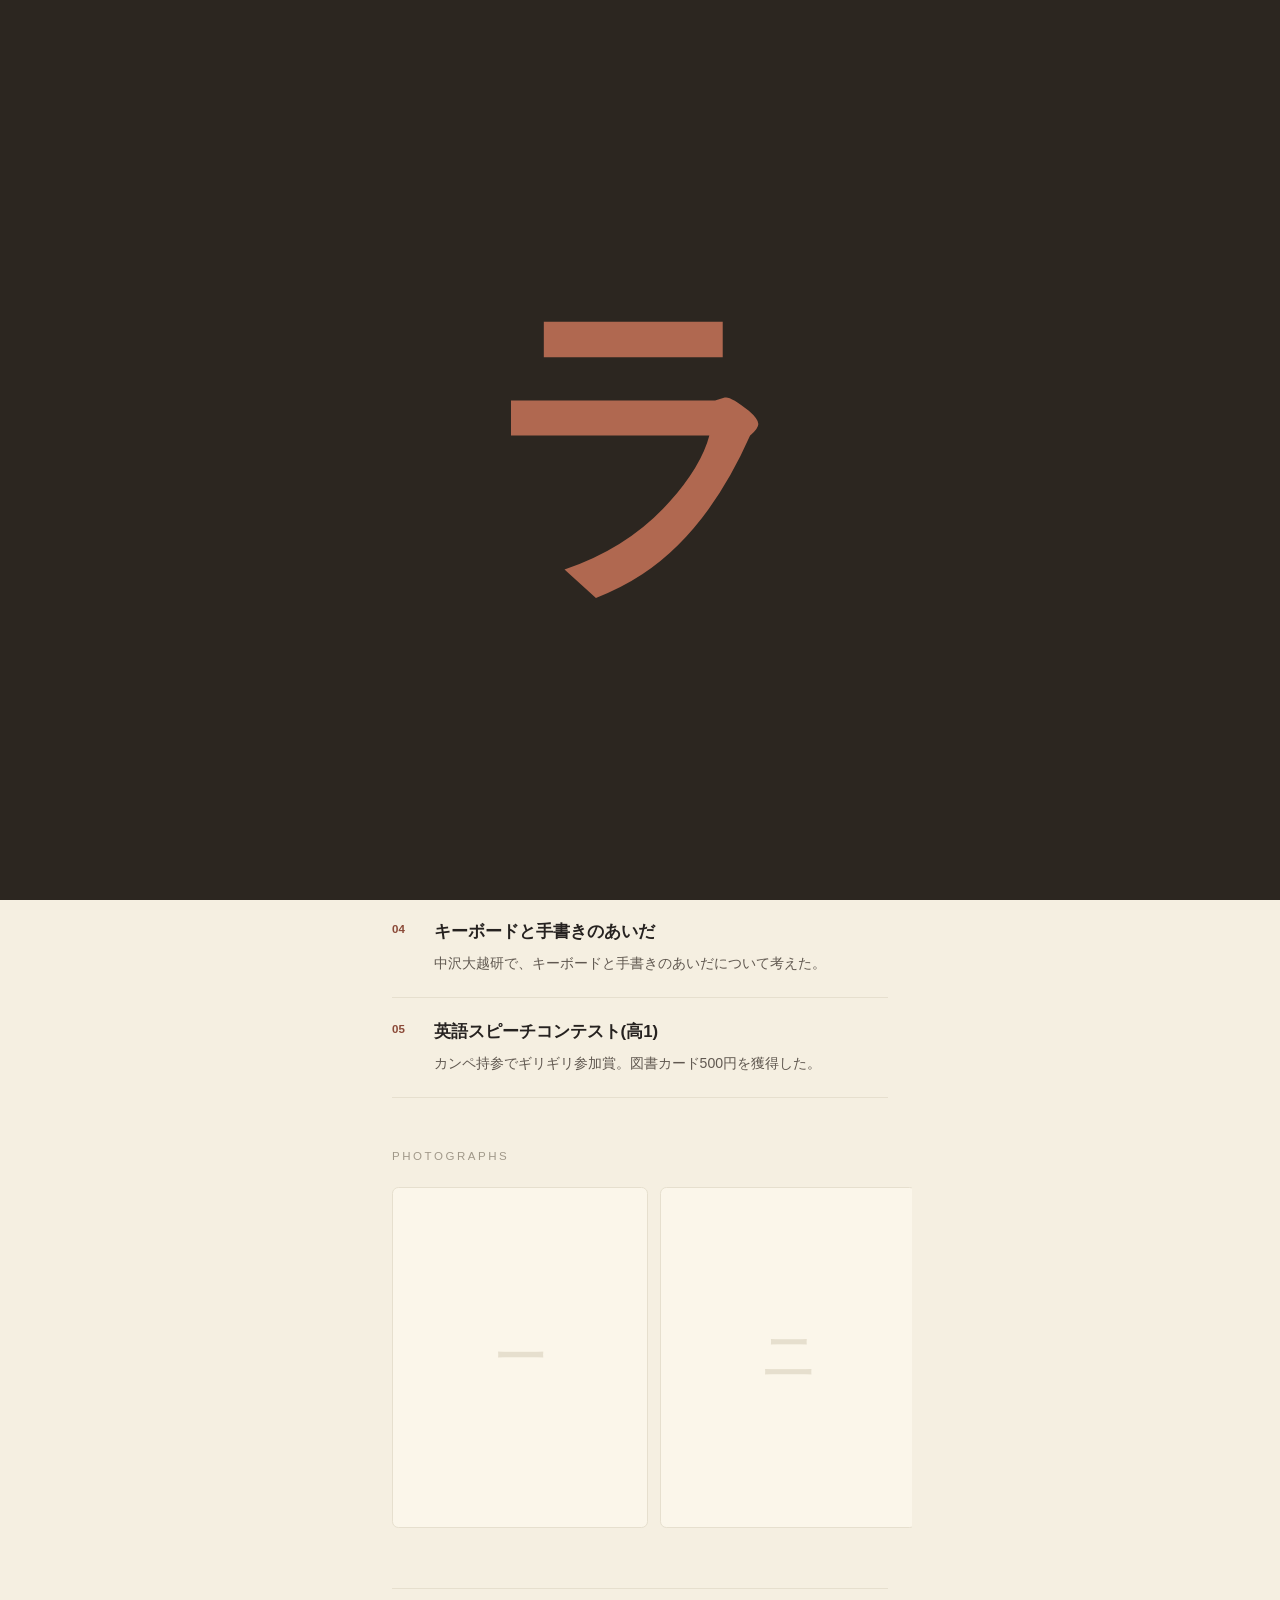
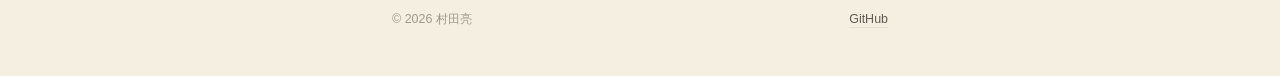
<file: index.html>
<!doctype html>
<html lang="ja">
<head>
<meta charset="utf-8">
<meta name="viewport" content="width=device-width, initial-scale=1">
<title>村田亮</title>
<meta name="description" content="ハラハラしたあと、ヌクヌクしようぜ。村田亮のポートフォリオ。">
<link rel="icon" href="data:image/svg+xml,%3Csvg xmlns='http://www.w3.org/2000/svg' viewBox='0 0 100 100'%3E%3Crect x='8' y='8' width='84' height='84' rx='14' fill='%238b4a38'/%3E%3C/svg%3E">
<style>
  /* ============ ヌクヌク側 (和紙・地のトーン) ============ */
  :root {
    --bg:         #f5efe1;   /* kozo — 楮和紙 */
    --bg-elev:    #fbf6ea;   /* gampi */
    --text:       #262220;   /* sumi */
    --text-soft:  #605850;   /* sumi-yo */
    --text-faint: #a09889;   /* usuzumi */
    --border:     #e6dfce;   /* asahaku */
    --accent:     #8b4a38;   /* bengara */
    --seal-ink:   #f5efe1;
    /* ハラハラ側 (闇のトーン) */
    --dark-bg:    #1a1612;
    --dark-text:  #e8dfd0;
    --dark-soft:  #9a948a;
    --dark-accent:#b06850;
    --font-gothic: "游ゴシック体", "YuGothic", "游ゴシック", "Yu Gothic Medium", "Yu Gothic",
                   "Hiragino Kaku Gothic ProN", "Noto Sans JP", sans-serif;
  }

  * { margin: 0; padding: 0; box-sizing: border-box; }
  [hidden] { display: none !important; }
  img { max-width: 100%; display: block; }

  body {
    background: var(--bg);
    color: var(--text);
    font-family: var(--font-gothic);
    font-weight: 500;
    min-height: 100dvh;
  }
  body.lock { overflow: hidden; }

  .eyebrow {
    font-size: 0.72rem;
    letter-spacing: 0.22em;
    color: var(--text-faint);
    text-transform: uppercase;
  }

  /* ============ カウントダウン (23:59 までの闇・ハラハラ) ============ */
  #countdown {
    position: fixed; inset: 0; z-index: 50;
    background: var(--dark-bg);
    color: var(--dark-text);
    display: grid; place-items: center;
    padding: 2rem 1.5rem;
  }
  #countdown .cd-inner {
    display: flex; flex-direction: column; align-items: center;
    gap: 1.6rem; text-align: center;
  }
  #countdown .eyebrow { color: var(--dark-soft); }
  .timer {
    font-size: clamp(4rem, 17vw, 9.5rem);
    font-weight: 700; line-height: 1; letter-spacing: 0.02em;
    font-variant-numeric: tabular-nums;
  }
  .timer .colon { color: var(--dark-accent); }
  @media (prefers-reduced-motion: no-preference) {
    .timer .colon { animation: blink 2s steps(2, jump-none) infinite; }
    @keyframes blink { 50% { opacity: 0.25; } }
  }
  .cd-meta { font-size: 0.95rem; color: var(--dark-soft); }
  .cd-name { font-size: 0.78rem; letter-spacing: 0.14em; color: var(--dark-soft); }

  /* ============ イントロ (写真フラッシュ → キャッチフレーズ) ============ */
  #intro {
    position: fixed; inset: 0; z-index: 60;
    background: var(--dark-bg);
    display: grid; place-items: center;
    overflow: hidden;
    transition: transform 0.6s cubic-bezier(0.7, 0, 0.3, 1), opacity 0.6s;
  }
  #intro.out { transform: translateY(-100%); opacity: 0.4; }
  .flash-item {
    position: absolute; inset: 0;
    display: none;
    place-items: center;
  }
  .flash-item.on { display: grid; }
  .flash-item span {
    font-size: clamp(8rem, 60vw, 20rem);
    font-weight: 700; line-height: 1;
  }
  .flash-item img {
    width: 100%; height: 100%; object-fit: cover;
  }
  .catch {
    position: relative; z-index: 2;
    display: none;
    flex-direction: column; gap: 0.4rem;
    padding: 0 1.5rem;
    color: var(--dark-text);
    font-weight: 700;
    line-height: 1.15;
    text-align: left;
  }
  .catch.show { display: flex; }
  .catch .l { font-size: clamp(1.15rem, 5.6vw, 2rem); }
  .catch .big {
    display: block;
    font-size: clamp(3rem, 15.5vw, 5.5rem);
    letter-spacing: -0.02em;
  }
  .catch .hh { color: var(--dark-accent); }
  .catch .nn { color: var(--dark-text); }
  .catch .l2 { align-self: flex-end; text-align: right; }
  @media (prefers-reduced-motion: no-preference) {
    .catch.show { animation: slam 0.18s cubic-bezier(0.1, 0.8, 0.2, 1) both; }
    @keyframes slam {
      from { transform: scale(1.25); opacity: 0; }
      to   { transform: scale(1); opacity: 1; }
    }
  }

  /* ============ サイト本体 (ヌクヌク) ============ */
  #site {
    max-width: 34rem;
    margin: 0 auto;
    padding: 4.5rem 1.5rem 3rem;
    display: flex; flex-direction: column; gap: 3.2rem;
  }
  #site .head { display: flex; flex-direction: column; gap: 1.1rem; }
  h1 {
    font-size: clamp(2.5rem, 11vw, 3.2rem);
    font-weight: 700; letter-spacing: 0.04em; line-height: 1.2;
  }
  h1 .sam { color: #ff0000; }
  .who { font-size: 0.85rem; color: var(--text-soft); line-height: 1.9; }
  .lede {
    font-size: 1.05rem; font-weight: 700; line-height: 2;
  }
  .lede small { display: block; font-size: 0.85rem; font-weight: 500; color: var(--text-soft); margin-top: 0.5rem; }

  section { display: flex; flex-direction: column; gap: 1.6rem; }
  .works { list-style: none; display: flex; flex-direction: column; }
  .works li {
    display: flex; gap: 1rem;
    padding: 1.3rem 0;
    border-top: 1px solid var(--border);
  }
  .works li:last-child { border-bottom: 1px solid var(--border); }
  .num {
    font-size: 0.72rem; font-weight: 700; color: var(--accent);
    font-variant-numeric: tabular-nums;
    padding-top: 0.25rem; min-width: 1.6rem;
  }
  .works h2 { font-size: 1.05rem; font-weight: 700; line-height: 1.5; }
  .works p { font-size: 0.88rem; color: var(--text-soft); line-height: 1.9; margin-top: 0.35rem; }
  .work-photo {
    margin-top: 0.9rem; border-radius: 0.4rem; overflow: hidden;
    aspect-ratio: 4 / 3; background: var(--bg-elev);
    border: 1px solid var(--border);
    display: grid; place-items: center;
  }
  .work-photo img { width: 100%; height: 100%; object-fit: cover; }
  .ph-glyph { font-size: 3rem; color: var(--border); font-weight: 700; }

  .strip {
    display: flex; gap: 0.75rem;
    overflow-x: auto;
    scroll-snap-type: x mandatory;
    margin: 0 -1.5rem; padding: 0 1.5rem 0.5rem;
    -webkit-overflow-scrolling: touch;
  }
  .strip .shot {
    flex: 0 0 auto;
    width: 16rem; aspect-ratio: 3 / 4;
    scroll-snap-align: center;
    border-radius: 0.4rem; overflow: hidden;
    background: var(--bg-elev); border: 1px solid var(--border);
    display: grid; place-items: center;
  }
  .strip img { width: 100%; height: 100%; object-fit: cover; }

  footer {
    display: flex; align-items: baseline; justify-content: space-between;
    gap: 1rem; font-size: 0.78rem; color: var(--text-faint);
    border-top: 1px solid var(--border); padding-top: 1.4rem;
  }
  footer a {
    color: var(--text-soft); text-decoration: none;
    border-bottom: 1px solid var(--border); padding-bottom: 0.1em;
  }
  footer a:focus-visible { outline: 2px solid var(--accent); outline-offset: 3px; }

  /* スクロール出現 */
  .rev { opacity: 0; transform: translateY(14px); transition: opacity 0.6s, transform 0.6s; }
  .rev.in { opacity: 1; transform: none; }
  @media (prefers-reduced-motion: reduce) {
    .rev { opacity: 1; transform: none; transition: none; }
  }
</style>
<noscript><style>#countdown, #intro { display: none !important; } #site { display: flex !important; }</style></noscript>
</head>
<body>

<!-- 23:59 JST までの闇 -->
<main id="countdown">
  <div class="cd-inner">
    <p class="eyebrow">Coming Soon</p>
    <p class="timer"><span id="t-h">--</span><span class="colon">:</span><span id="t-m">--</span><span class="colon">:</span><span id="t-s">--</span></p>
    <p class="cd-meta">2026.8.17 23:59 に公開</p>
    <p class="cd-name">村田亮</p>
  </div>
</main>

<!-- イントロ: 写真フラッシュ → キャッチフレーズ (タップでスキップ) -->
<div id="intro" hidden aria-hidden="true">
  <div class="flash" id="flash">
    <div class="flash-item on"><span style="color:#b06850">H</span></div>
    <div class="flash-item" style="background:#8b4a38"><span style="color:#f5efe1">村</span></div>
    <div class="flash-item" style="background:#f5efe1"><span style="color:#1a1612">ハ</span></div>
    <div class="flash-item"><span style="color:#e8dfd0">田</span></div>
    <div class="flash-item" style="background:#2c2620"><span style="color:#b06850">ラ</span></div>
    <div class="flash-item" style="background:#f5efe1"><span style="color:#8b4a38">ヌ</span></div>
    <div class="flash-item"><span style="color:#9a948a">湘</span></div>
    <div class="flash-item" style="background:#8b4a38"><span style="color:#1a1612">ク</span></div>
  </div>
  <div class="catch" id="catch">
    <p class="l"><span class="big hh">HARAHARA</span>したあと、</p>
    <p class="l l2"><span class="big nn">NUKUNUKU</span>しようぜ</p>
  </div>
</div>

<!-- 本体: ヌクヌク -->
<main id="site" hidden>
  <div class="head rev">
    <p class="eyebrow">Content Designer</p>
    <h1>村田亮 <span class="sam">SAM</span></h1>
    <p class="who">慶應義塾大学 SFC 在学。</p>
  </div>

  <p class="lede rev">ハラハラしたあと、ヌクヌクしようぜ。<small>作ったもの・やってきたことを、ここに置いていく。</small></p>

  <section class="rev">
    <p class="eyebrow">Doings</p>
    <ol class="works">
      <li class="rev">
        <span class="num">01</span>
        <div>
          <h2>暗闇研究会</h2>
          <p>いま自分で立ち上げた研究会。</p>
        </div>
      </li>
      <li class="rev">
        <span class="num">02</span>
        <div>
          <h2>学生寮 ハウスリーダー</h2>
        </div>
      </li>
      <li class="rev">
        <span class="num">03</span>
        <div>
          <h2>振動するデバイス</h2>
          <p>電子工作で、振動するデバイスを作った。</p>
          <div class="work-photo" id="photo-device"></div>
        </div>
      </li>
      <li class="rev">
        <span class="num">04</span>
        <div>
          <h2>キーボードと手書きのあいだ</h2>
          <p>中沢大越研で、キーボードと手書きのあいだについて考えた。</p>
        </div>
      </li>
      <li class="rev">
        <span class="num">05</span>
        <div>
          <h2>英語スピーチコンテスト(高1)</h2>
          <p>カンペ持参でギリギリ参加賞。図書カード500円を獲得した。</p>
        </div>
      </li>
    </ol>
  </section>

  <section class="rev">
    <p class="eyebrow">Photographs</p>
    <div class="strip" id="strip">
      <div class="shot"><span class="ph-glyph">一</span></div>
      <div class="shot"><span class="ph-glyph">二</span></div>
      <div class="shot"><span class="ph-glyph">三</span></div>
      <div class="shot"><span class="ph-glyph">四</span></div>
      <div class="shot"><span class="ph-glyph">五</span></div>
    </div>
  </section>

  <footer class="rev">
    <span>© 2026 村田亮</span>
    <a href="https://github.com/denkingon">GitHub</a>
  </footer>
</main>

<script src="assets/font-shuffle.js"></script>
<script>
(function () {
  // ==== 写真設定: ここに入れるだけで全部に反映される ====
  // 最初の12枚まではイントロのフラッシュに、全部がPHOTOGRAPHSのストリップに入る
  var PHOTOS = [];
  var DEVICE_PHOTO = ""; // 振動デバイスの写真 (例: "img/device.jpg")

  var target = new Date("2026-08-17T23:59:00+09:00").getTime();
  var cd = document.getElementById("countdown");
  var site = document.getElementById("site");
  var intro = document.getElementById("intro");
  var flash = document.getElementById("flash");
  var catchEl = document.getElementById("catch");
  var eh = document.getElementById("t-h");
  var em = document.getElementById("t-m");
  var es = document.getElementById("t-s");
  var reduced = window.matchMedia("(prefers-reduced-motion: reduce)").matches;
  var introTimers = [];
  var shuffleCtl = null;
  var opened = false;

  function pad(n) { return (n < 10 ? "0" : "") + n; }

  // 写真があればフラッシュを画像連写に差し替える(カウントダウン中に先読みされる)
  function buildFlash() {
    if (PHOTOS.length < 4) return;
    flash.innerHTML = "";
    PHOTOS.slice(0, 12).forEach(function (src, idx) {
      var d = document.createElement("div");
      d.className = "flash-item" + (idx === 0 ? " on" : "");
      var img = document.createElement("img");
      img.src = src;
      img.alt = "";
      d.appendChild(img);
      flash.appendChild(d);
    });
  }

  function buildStrip() {
    if (!PHOTOS.length) return;
    var strip = document.getElementById("strip");
    strip.innerHTML = "";
    PHOTOS.forEach(function (src) {
      var d = document.createElement("div");
      d.className = "shot";
      var img = document.createElement("img");
      img.src = src;
      img.alt = "";
      img.loading = "lazy";
      d.appendChild(img);
      strip.appendChild(d);
    });
  }

  function buildDevicePhoto() {
    if (!DEVICE_PHOTO) return;
    var dp = document.getElementById("photo-device");
    dp.innerHTML = "";
    var img = document.createElement("img");
    img.src = DEVICE_PHOTO;
    img.alt = "振動するデバイス";
    dp.appendChild(img);
  }

  buildFlash();
  buildStrip();
  buildDevicePhoto();

  function reveal() {
    var obs = new IntersectionObserver(function (entries) {
      entries.forEach(function (e) {
        if (e.isIntersecting) { e.target.classList.add("in"); obs.unobserve(e.target); }
      });
    }, { threshold: 0.12 });
    document.querySelectorAll(".rev").forEach(function (el) { obs.observe(el); });
  }

  function endIntro(fast) {
    introTimers.forEach(clearTimeout);
    if (shuffleCtl) shuffleCtl.stop();
    intro.classList.add("out");
    document.body.classList.remove("lock");
    setTimeout(function () { intro.hidden = true; }, fast ? 0 : 650);
  }

  function playIntro() {
    intro.hidden = false;
    document.body.classList.add("lock");
    intro.addEventListener("click", function () { endIntro(true); }, { once: true });
    if (reduced) {
      catchEl.classList.add("show");
      flash.hidden = true;
      introTimers.push(setTimeout(function () { endIntro(); }, 1600));
      return;
    }
    var items = flash.children;
    var i = 0, steps = 0, MAX = 16;
    var iv = setInterval(function () {
      items[i].classList.remove("on");
      i = (i + 1) % items.length;
      items[i].classList.add("on");
      if (++steps >= MAX) {
        clearInterval(iv);
        flash.hidden = true;
        catchEl.classList.add("show");
        // HARAHARA / NUKUNUKU をそれぞれ独立に 0.1 秒ごとにフォントシャッフル
        shuffleCtl = FontShuffle.start(catchEl.querySelectorAll(".big"));
        introTimers.push(setTimeout(function () { endIntro(); }, 1700));
      }
    }, 95);
    introTimers.push(iv);
  }

  function open() {
    if (opened) return;
    opened = true;
    cd.hidden = true;
    site.hidden = false;
    reveal();
    playIntro();
  }

  function tick() {
    var diff = target - Date.now();
    if (diff <= 0) { clearInterval(iv); open(); return; }
    eh.textContent = pad(Math.floor(diff / 3600000));
    em.textContent = pad(Math.floor(diff % 3600000 / 60000));
    es.textContent = pad(Math.floor(diff % 60000 / 1000));
  }
  var iv = setInterval(tick, 250);
  tick();

  window.__open = open; // 動作検証用
})();
</script>

</body>
</html>
</file>
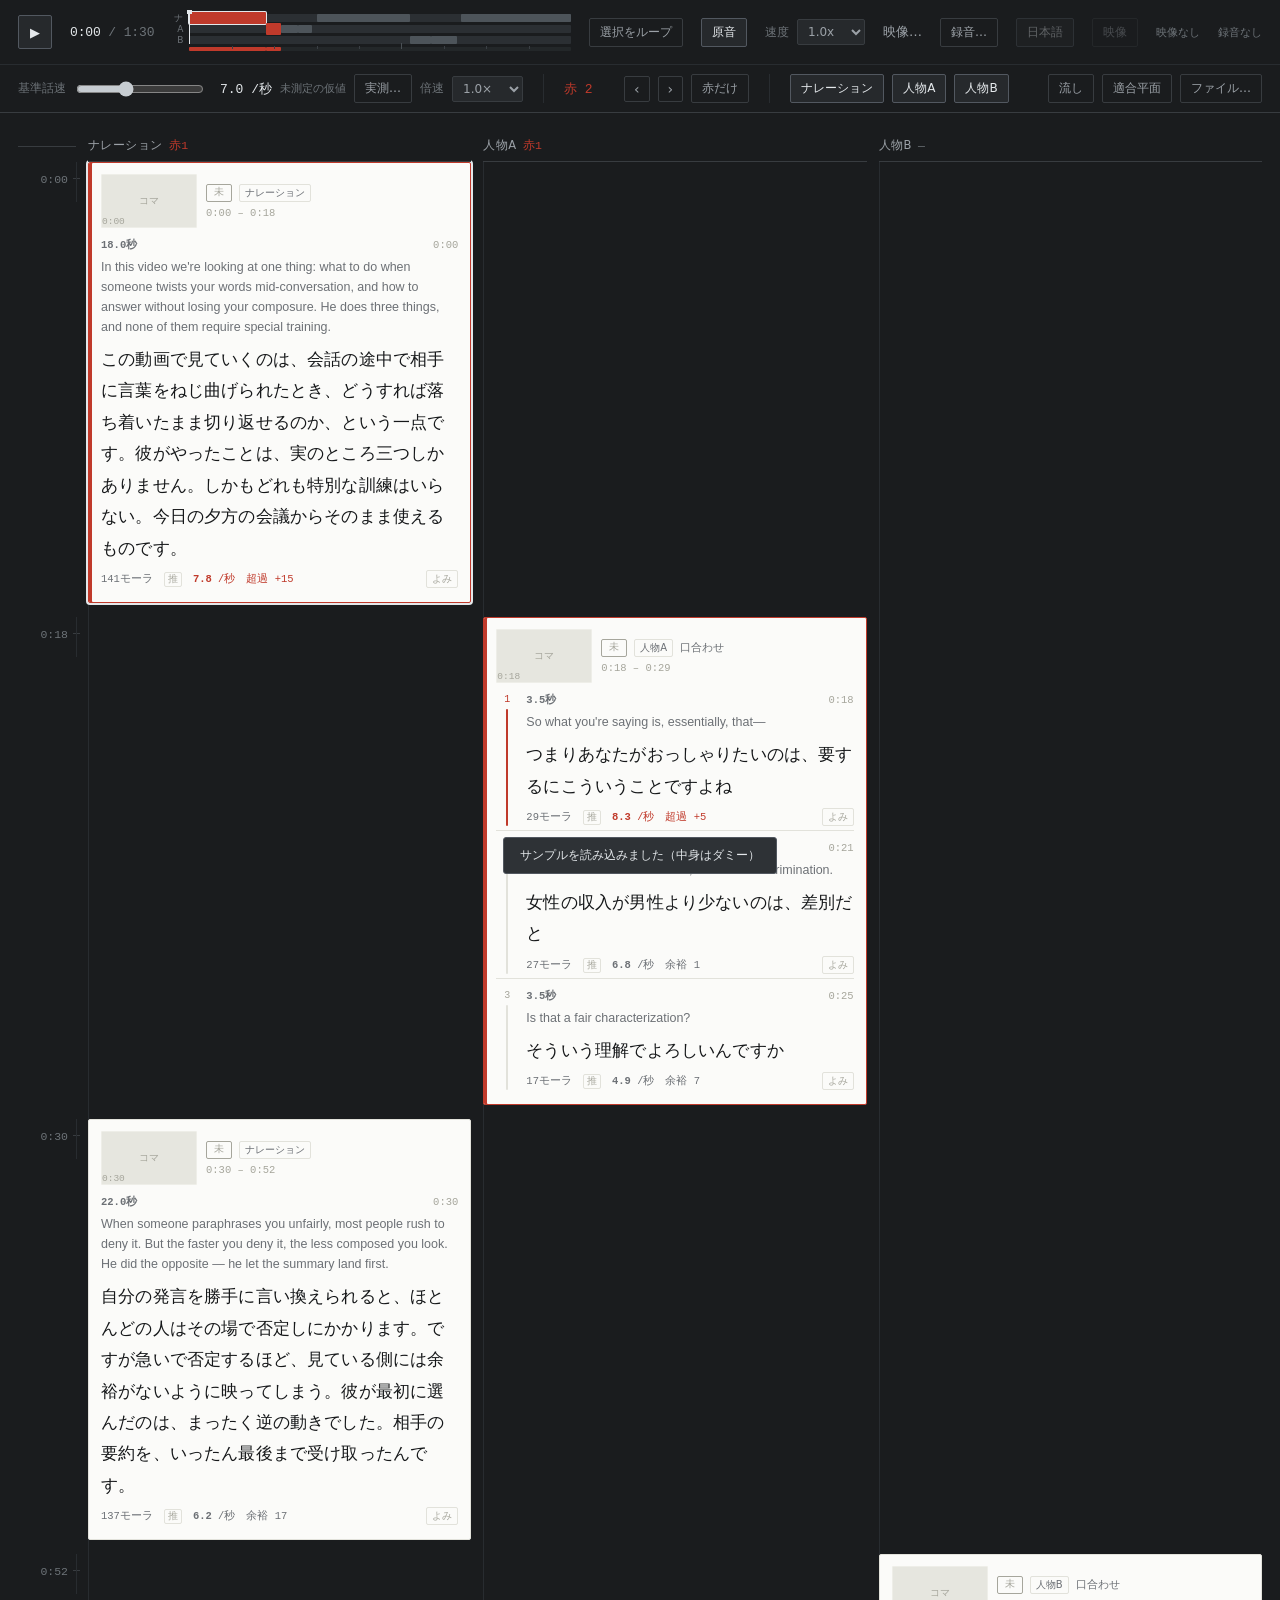
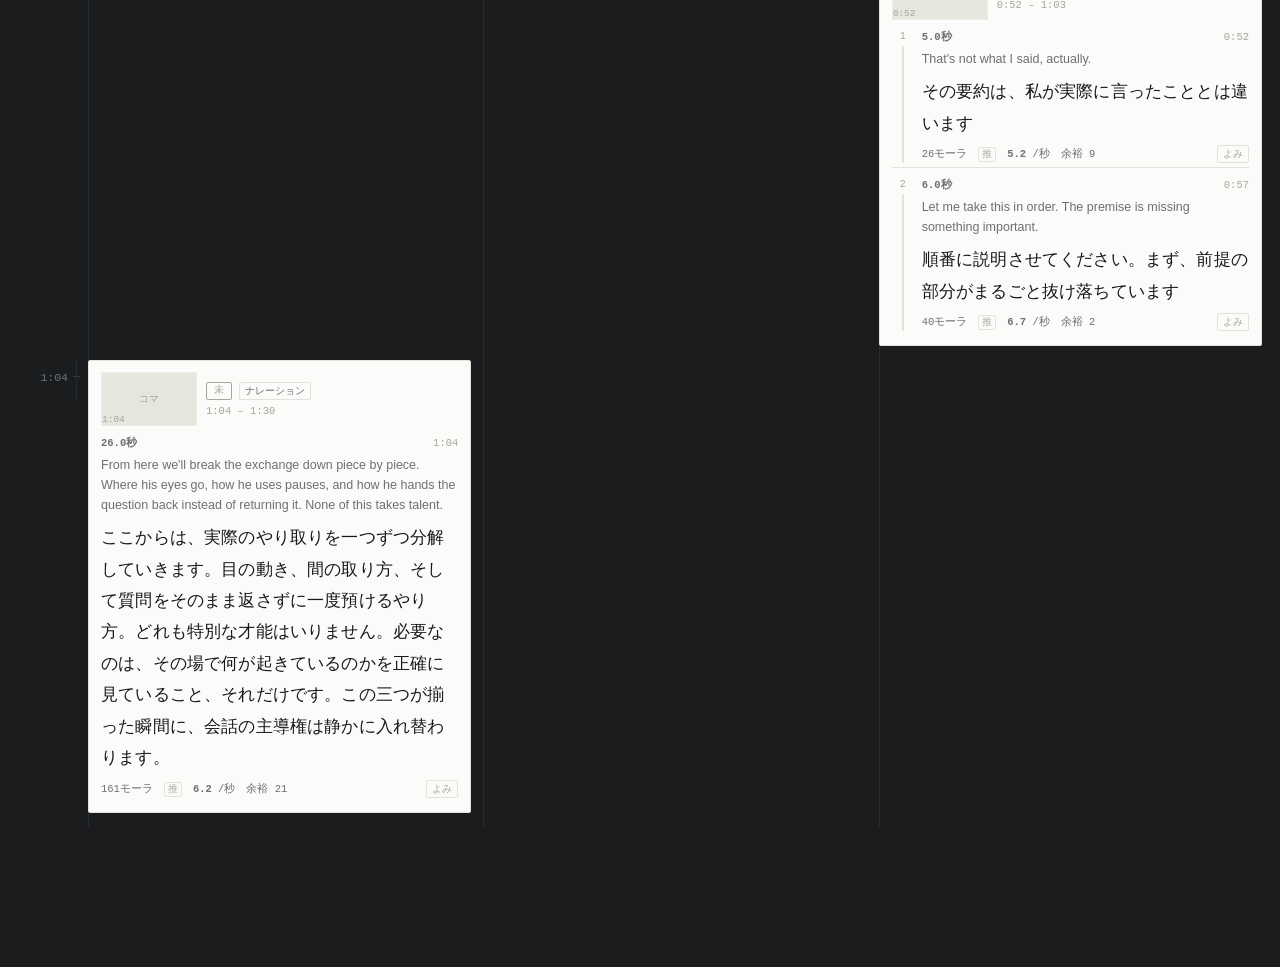
<file: dub/index.html>
<!doctype html>
<html lang="ja">
<head>
<meta charset="utf-8">
<meta name="viewport" content="width=device-width,initial-scale=1">
<title>ダブ用パレット</title>
<meta name="description" content="固定された秒数の枠に日本語が入るかどうかを、カードを開かずに見つけるための吹き替え作業画面。">
<meta name="robots" content="noindex">
<link rel="icon" href="data:image/svg+xml,%3Csvg xmlns='http://www.w3.org/2000/svg' viewBox='0 0 100 100'%3E%3Crect width='100' height='100' fill='%231a1c1e'/%3E%3Crect x='18' y='20' width='64' height='12' fill='%234d545a'/%3E%3Crect x='18' y='44' width='64' height='12' fill='%23c03a2b'/%3E%3Crect x='18' y='68' width='40' height='12' fill='%234d545a'/%3E%3C/svg%3E">
<link rel="stylesheet" href="style.css?v=202609210703">
<!-- 版の固定：index.html を読み直せば JS 全部が同じ版で揃う（GitHub Pages のキャッシュで新旧が混ざらないように）。
     stamp.mjs で ?v= を一括更新する -->
<script type="importmap">
{ "imports": {
  "./core.js":   "./core.js?v=202609210703",
  "./view.js":   "./view.js?v=202609210703",
  "./audio.js":  "./audio.js?v=202609210703",
  "./sample.js": "./sample.js?v=202609210703"
} }
</script>
<script>
/* 起動に失敗したら黙って白紙にせず、理由と「読み直す」を出す */
(function(){
  function esc(v){ return String(v).replace(/[<>&]/g, function(c){ return {"<":"&lt;",">":"&gt;","&":"&amp;"}[c] }) }
  function show(msg){
    var el = document.getElementById("boot-error");
    if (!el) {
      el = document.createElement("div"); el.id = "boot-error";
      el.style.cssText = "position:fixed;left:0;right:0;top:0;z-index:9999;background:#c03a2b;color:#fff;font:14px/1.5 -apple-system,'Hiragino Sans',sans-serif;padding:10px 16px;display:flex;gap:12px;align-items:center;flex-wrap:wrap";
      document.body.appendChild(el);
    }
    el.innerHTML = "<b>起動に失敗しました</b><span style='opacity:.9;word-break:break-all'>" + esc(msg) + "</span>" +
      "<button style='margin-left:auto;padding:4px 10px;font:inherit'>キャッシュを捨てて読み直す</button>";
    el.querySelector("button").onclick = function(){
      var files = ["index.html", "style.css", "app.js", "core.js", "view.js", "audio.js", "sample.js"];
      Promise.all(files.map(function(f){ return fetch(f, { cache: "reload" }).catch(function(){}) }))
        .then(function(){ location.href = location.pathname + "?r=" + Date.now() });
    };
  }
  window.__bootOK = false;
  window.addEventListener("error", function(e){
    if (window.__bootOK) return;
    var where = e.filename ? "  @" + e.filename.split("/").pop().split("?")[0] + ":" + e.lineno : "";
    show((e.message || (e.error && e.error.message) || "不明なエラー") + where);
  });
  window.addEventListener("unhandledrejection", function(e){ if (!window.__bootOK) show(e.reason && e.reason.message || e.reason || "不明なエラー") });
})();
</script>
</head>
<body>

<header class="top" id="top">
  <div class="bar">
    <button id="play" aria-label="再生">▶</button>
    <span class="clock"><span id="now">0:00</span> <i>/</i> <span id="dur">1:30</span></span>

    <div class="mini" id="mini" role="slider" tabindex="0" aria-label="タイムライン"
         aria-valuemin="0" aria-valuenow="0" aria-valuetext="0:00">
      <div class="mlabs" id="mlabs"></div>
      <div class="mtrack" id="mtrack">
        <canvas class="mwave" id="mwave" height="14" hidden></canvas>
        <div class="mrows" id="mrows"></div>
        <div class="msum" id="msum" title="赤の位置（レーンを畳んでも消えない）"></div>
        <div class="mticks" id="mticks"></div>
        <div id="mpins"></div>
        <div id="mhead" style="left:0"></div>
      </div>
    </div>

    <button class="tg" id="loop" aria-pressed="false" title="L">選択をループ</button>
    <button class="tg" id="orig" aria-pressed="true" title="O">原音</button>
    <div class="grp"><label for="spd">速度</label>
      <select id="spd">
        <option value="0.5">0.5x</option>
        <option value="0.75">0.75x</option>
        <option value="1" selected>1.0x</option>
        <option value="1.25">1.25x</option>
      </select></div>
    <label class="tg" for="mediafile" style="cursor:pointer" title="映像（mp4 など）">映像…</label>
    <input type="file" id="mediafile" accept="video/*,audio/*" hidden>
    <button class="tg" id="recbtn" title="本番の録音：テイクを置く・切り出す・伸縮する・ブロックに割り付ける（T）">録音…</button>
    <button class="tg" id="jaon" aria-pressed="true" title="J" disabled>日本語</button>
    <button class="tg" id="vidwin" aria-pressed="false" title="V" disabled>映像</button>
    <span class="hint" id="mediahint">映像なし</span>
    <span class="hint" id="wavhint">録音なし</span>
  </div>

  <div class="bar">
    <div class="grp">
      <label for="rate">基準話速</label>
      <input type="range" id="rate" min="4" max="12" step="0.1" value="7">
      <span class="val" id="rateval">7.0 /秒</span>
      <span class="hint" id="ratesrc">未測定の仮値</span>
      <button class="tg" id="measure">実測…</button>
      <label for="speedup" title="録音をあとで速めるなら、その倍率。判定話速と限界に掛かる">倍速</label>
      <select id="speedup">
        <option value="1">1.0×</option><option value="1.05">1.05×</option>
        <option value="1.1">1.1×</option><option value="1.15">1.15×</option>
        <option value="1.2">1.2×</option><option value="1.25">1.25×</option>
        <option value="1.3">1.3×</option>
      </select>
      <span class="val" id="rateeff" hidden></span>
    </div>
    <div class="sep"></div>
    <div class="grp">
      <span class="tally zero" id="tally">赤 0</span>
      <button class="tg icon" id="prevred" title="前の赤（[）" aria-label="前の赤">‹</button>
      <button class="tg icon" id="nextred" title="次の赤（]）" aria-label="次の赤">›</button>
      <button class="tg" id="onlyred" aria-pressed="false">赤だけ</button>
    </div>
    <div class="sep"></div>
    <div class="grp" id="lanes"></div>
    <div class="spacer"></div>
    <div class="grp">
      <button class="tg" id="viewmode" aria-pressed="false" title="列 ⇄ 流し">流し</button>
      <button class="tg" id="planebtn" aria-pressed="false">適合平面</button>
      <button class="tg" id="filebtn">ファイル…</button>
    </div>
  </div>
</header>

<main>
  <div class="sheet" id="sheet"></div>

  <section class="plane" id="plane" hidden>
    <h2>適合平面</h2>
    <p class="lead">
      横軸＝そのセルが持っている秒数、縦軸＝入れようとしているモーラ数。<br>
      実線が基準話速、破線が限界話速。<b>点が線より上なら赤。線までの縦の距離が、削るべきモーラ数。</b>
    </p>
    <div class="planebox"><div id="planesvg"></div>
      <div class="legend">
        <span><i></i>基準話速（実測の中央値）</span>
        <span><i class="dash"></i>限界話速</span>
        <span><i class="dot"></i>入る</span>
        <span><i class="dot red"></i>入らない</span>
        <span id="planestat" style="margin-left:auto"></span>
      </div>
    </div>
    <div class="worst">
      <table>
        <thead><tr><th>時刻</th><th>秒</th><th>モーラ</th><th>必要話速</th><th>削る</th><th>訳文</th></tr></thead>
        <tbody id="worstbody"></tbody>
      </table>
    </div>
  </section>
</main>

<!-- ===== 話速の実測（D3：設定値ではなく実測値の集まり） ===== -->
<dialog id="dlgRate">
  <div class="dhead"><h2>話速の実測</h2>
    <span class="hint">設定値にすると、一度入れて忘れて実態とずれる</span>
    <button class="tg x" data-close>閉じる</button></div>
  <div class="dbody">
    <div class="tabs" id="rateTabs">
      <button data-k="base" aria-selected="true">基準（売り込みに使うテンション）</button>
      <button data-k="limit" aria-selected="false">限界（これ以上は聞き苦しい）</button>
    </div>

    <div class="row"><span class="big"><span id="medval">—</span><small>/秒</small></span>
      <span class="hint" id="medsrc">まだ測っていない</span>
      <button class="tg" id="applyMed" style="margin-left:auto">これを基準にする</button></div>

    <h3>1. 原稿</h3>
    <p class="note">読む文章を貼る。モーラ数は推定で数える。確定させたいときは、かなで貼るか、下の欄に実数を入れる。</p>
    <textarea id="rateText" rows="4" placeholder="200モーラぶんの原稿を貼る"></textarea>
    <div class="row" style="margin-top:8px">
      <span class="hint">推定 <b id="rateMora" style="font-family:var(--mono);color:var(--bright)">0</b> モーラ</span>
      <label for="rateMoraFix" style="min-width:0">実数で上書き</label>
      <input type="number" id="rateMoraFix" min="0" step="1" style="width:84px" placeholder="任意">
    </div>

    <h3>2. 読んで測る</h3>
    <p class="note">押して読み始め、読み終わったらもう一度押す。3回。中央値をとる。</p>
    <div class="row">
      <button class="tg" id="stopwatch" style="min-width:120px">計測開始</button>
      <span class="big" id="swval">0.0<small>秒</small></span>
      <span class="hint">または実秒数を直接　</span>
      <input type="number" id="manualSec" min="0" step="0.1" style="width:84px" placeholder="秒">
      <button class="tg" id="addManual">記録</button>
    </div>

    <div class="row" style="margin-top:6px">
      <span class="hint">外で測った話速をそのまま入れる　</span>
      <input type="number" id="directRate" min="1" max="20" step="0.01" style="width:84px" placeholder="/秒">
      <input type="text" id="directNote" placeholder="メモ（本番話速・調音速度 など）" style="flex:1;min-width:140px">
      <button class="tg" id="addDirect">記録</button>
    </div>

    <h3>3. 記録</h3>
    <ul class="samples" id="sampleList"></ul>

    <h3>本番のテイクから足す</h3>
    <p class="note">入ったテイクの（モーラ数・実秒数）はそのままデータ点になる。選択中のセルの実秒数を入れて記録する。</p>
    <div class="row">
      <span class="hint" id="takeInfo">セルが選ばれていません</span>
      <input type="number" id="takeSec" min="0" step="0.1" style="width:84px" placeholder="実秒数">
      <button class="tg" id="addTake">記録</button>
    </div>
  </div>
</dialog>

<!-- ===== SRT / VTT 取り込み ===== -->
<dialog id="dlgImport">
  <div class="dhead"><h2>文字起こしを取り込む</h2><button class="tg x" data-close>閉じる</button></div>
  <div class="dbody">
    <p class="note">SRT / VTT を貼る。<b>無音閾値を動かすと、全ブロックの境界が一斉に切り直る。</b>
      1行ずつ直すのではなく、ここで束ね方を決める。</p>
    <div class="row">
      <label for="impLane">レーン</label><select id="impLane"></select>
      <label for="impKind" style="min-width:0">種別</label>
      <select id="impKind"><option value="LIP">口合わせ</option><option value="NARR">ナレーション</option></select>
      <label style="min-width:0"><input type="checkbox" id="impReplace"> そのレーンを置き換える</label>
    </div>
    <div class="row">
      <label for="impGap">無音閾値</label>
      <input type="range" id="impGap" min="0.1" max="3" step="0.1" value="0.7">
      <span class="val" id="impGapVal">0.7 秒</span>
      <span class="hint" id="impStat">—</span>
    </div>
    <textarea id="impText" rows="9" placeholder="1&#10;00:00:01,000 --> 00:00:03,500&#10;So what you're saying is…"></textarea>
  </div>
  <div class="dfoot"><span class="hint" id="impPreview"></span>
    <button class="tg x" id="impDo">取り込む</button></div>
</dialog>

<!-- ===== 読み辞書 ===== -->
<dialog id="dlgDict">
  <div class="dhead"><h2>読み辞書</h2><button class="tg x" data-close>閉じる</button></div>
  <div class="dbody">
    <p class="note">漢字のよみは辞書がないと確定しない。よく出る語をここに1度入れておけば、以降そのブロックは推定でなく確定になる。
      長い語から順に当てる。</p>
    <div class="row">
      <input type="text" id="dictWord" placeholder="語（例：村田亮）" style="flex:1">
      <input type="text" id="dictKana" placeholder="よみ（むらたりょう）" style="flex:1">
      <button class="tg" id="dictAdd">追加</button>
    </div>
    <ul class="dictlist" id="dictList"></ul>
  </div>
</dialog>

<!-- ===== ブロック編集 ===== -->
<dialog id="dlgBlock">
  <div class="dhead"><h2>ブロック</h2><button class="tg x" data-close>閉じる</button></div>
  <div class="dbody" id="blockBody"></div>
  <div class="dfoot">
    <button class="tg" id="blkDel" style="border-color:var(--alarm);color:var(--alarm)">このブロックを削除</button>
    <button class="tg x" data-close>閉じる</button>
  </div>
</dialog>

<!-- ===== ファイル / 設定 ===== -->
<dialog id="dlgFile">
  <div class="dhead"><h2>ファイルと設定</h2><button class="tg x" data-close>閉じる</button></div>
  <div class="dbody">
    <h3>プロジェクト</h3>
    <p class="note">正本は JSON 1枚。SRT は出力の一形態にすぎない。ブラウザにも自動保存しているが、
      消える場所なので、区切りごとに書き出しておくこと。</p>
    <div class="row">
      <button class="tg" id="fSave">JSON を書き出す</button>
      <button class="tg" id="fLoadBtn">JSON を読み込む…</button>
      <input type="file" id="fLoad" accept=".json,application/json" hidden>
      <button class="tg" id="fImport">SRT / VTT を取り込む…</button>
      <button class="tg" id="fSrt">訳文を SRT で書き出す</button>
      <button class="tg" id="fSrtHl" title="《…》で囲んだ部分だけを、そのセルの時刻で">ハイライトを SRT で</button>
    </div>
    <div class="row">
      <label for="fTitle">題</label><input type="text" id="fTitle" style="flex:1">
      <span class="hint" id="fSaved"></span>
    </div>
    <div class="row">
      <button class="tg" id="fDir">書き出し先フォルダを選ぶ…</button>
      <span class="hint" id="fDirName">未設定（ブラウザのダウンロード先に落ちる）</span>
      <button class="tg" id="fDirClear" hidden>解除</button>
    </div>
    <p class="note">フォルダを選ぶと「JSON を書き出す」はそこへ直接書き、自動保存も同じファイルに書き続ける
      （Dropbox の中を選べば、そのまま同期される）。Chrome / Edge のみ。</p>
    <div class="row">
      <button class="tg" id="fNew">新規（空）</button>
      <button class="tg" id="fSample">サンプルを読み込む</button>
      <button class="tg" id="fAddBlock">ブロックを足す</button>
      <button class="tg" id="fDict">読み辞書…</button>
    </div>
    <h3>本番の録音</h3>
    <div class="row">
      <button class="tg" id="fRecOpen">録音の画面を開く</button>
      <span class="hint">テイクの置き方・頭の沈黙・伸縮・ブロックへの割り付けは、ヘッダの「録音…」からも開ける</span>
    </div>
    <div class="row">
      <label>DAW へ</label>
      <button class="tg" id="fLabels">Audacity ラベル</button>
      <button class="tg" id="fReaper">REAPER マーカー CSV</button>
      <button class="tg" id="fTrack">日本語トラック（WAV）</button>
      <span class="hint">枠とピンを DAW の同じ時刻に出す。トラックはテイクを時間軸に並べた 1 本（32-bit float・mono）</span>
    </div>
    <div class="row">
      <label>ピン</label>
      <button class="tg" id="fPinsClear">全部外す</button>
      <span class="hint">左の時刻を押すと打てる。2本で1区間。区間の中は同じレーンの合計で判定する</span>
    </div>
    <div class="row">
      <label for="fClearLane">レーンを空にする</label>
      <select id="fClearLane"></select>
      <button class="tg" id="fClearDo">このレーンのブロックを全部消す</button>
      <span class="hint">取り込みをやり直すとき用</span>
    </div>

    <h3>読み方</h3>
    <div class="row">
      <label>書体</label>
      <button class="tg" data-serif="0" aria-pressed="true">ゴシック</button>
      <button class="tg" data-serif="1" aria-pressed="false">明朝</button>
      <span class="hint">90分読むなら明朝も試す価値がある</span>
    </div>
    <div class="row">
      <label for="fSize">訳文の大きさ</label>
      <input type="range" id="fSize" min="14" max="22" step="1" value="17">
      <span class="val" id="fSizeVal">17px</span>
    </div>
    <div class="row">
      <label for="fWeight">太さ</label>
      <input type="range" id="fWeight" min="400" max="700" step="100" value="500">
      <span class="val" id="fWeightVal">500</span>
    </div>

    <h3>キー操作</h3>
    <div class="kv">
      <b><kbd>Space</kbd></b><span>再生 / 停止</span>
      <b><kbd>[</kbd> <kbd>]</kbd></b><span>前の赤 / 次の赤へ飛ぶ</span>
      <b><kbd>L</kbd></b><span>選択をループ</span>
      <b><kbd>O</kbd></b><span>原音（映像の音）の入り切り</span>
      <b><kbd>J</kbd></b><span>日本語（録音 WAV）の入り切り</span>
      <b><kbd>V</kbd></b><span>映像の窓を出す／しまう</span>
      <b><kbd>R</kbd></b><span>選択ブロックの録音ステータスを回す（未→仮→済）</span>
      <b><kbd>E</kbd></b><span>選択ブロックを編集</span>
      <b><kbd>P</kbd></b><span>選択ブロックの頭にピンを打つ／外す</span>
      <b><kbd>F</kbd></b><span>列表示 ⇄ 流し表示</span>
      <b><kbd>Esc</kbd></b><span>閉じる</span>
    </div>
  </div>
</dialog>

<dialog id="dlgRec">
  <div class="dhead"><h2>本番の録音</h2><button class="tg x" data-close>閉じる</button></div>
  <div class="dbody">
    <input type="file" id="wavfile" accept=".wav,.WAV,audio/wav,audio/x-wav,audio/wave,audio/*" multiple hidden>
    <input type="file" id="wavAttach" accept=".wav,.WAV,audio/wav,audio/x-wav,audio/wave,audio/*" hidden>
    <div class="row">
      <button class="tg" id="recAdd" title="WAV を選ぶ。行の名前と同じファイルならその行に付く。違えば新しいテイク">録音を足す…</button>
      <button class="tg" id="recDir" title="WAV を置いてあるフォルダ。ここに同じ名前の WAV があれば、開いたときに自動で読む">録音のフォルダを選ぶ…</button>
      <span class="hint" id="recDirName"></span>
      <button class="tg" id="recFromDir" hidden>フォルダから読む</button>
      <button class="tg" id="recTrack">日本語トラック（WAV）を書き出す</button>
      <span style="flex:1"></span>
      <label for="recThr">声のしきい値</label>
      <input type="range" id="recThr" min="-60" max="-10" step="1" value="-40" style="width:10em">
      <span class="hint" id="recThrVal">自動</span>
      <button class="tg" id="recAuto" hidden>自動に戻す</button>
    </div>
    <p class="note" id="recDiag">録音なし。テイク（区間ごとに録った WAV）を何本でも足せる。音は触らず、置き方だけを JSON に残す。</p>
    <p class="note">やり方：①テイクを足す　②「頭の沈黙を切る」　③開始位置を区間の頭に置く　④「ブロックに割り付ける」で、原稿の長さ（モーラ）の比で発声をブロックに分けて、それぞれ枠の頭に置く。
      ずれていたら表の ◁ ▷ で 0.1 秒ずつ動かす。伸縮はテイク単位。
      撮り直しは同じ所にもう 1 本足す（重なる分は消音で足される）。行の ▶ を押すたびに鳴る方が切り替わるので、再生しながら聴き比べて、負けた方を「外す」。</p>
    <div id="takes"></div>
  </div>
  <div class="dfoot"><button class="tg" data-close>閉じる</button></div>
</dialog>

<div class="toast" id="toast"></div>

<div class="vwin" id="vwin" hidden><video id="media" playsinline preload="auto"></video></div>
<video id="grabber" hidden playsinline preload="auto" muted></video>
<div id="hlbar" hidden><button class="tg" id="hlbtn">ハイライト</button><span class="hint">⌘⇧H</span></div>
<canvas id="canvas" hidden width="320" height="180"></canvas>

<script type="module" src="app.js?v=202609210703"></script>
</body>
</html>
</file>
<file: dub/style.css>
/* ============================================================
   ダブ用パレット — 様式
   絶対に壊さない4つ:
     1. 色は赤だけ。それ以外は全部グレー
     2. 暗いのが道具、白いのが素材
     3. 時間は上から下
     4. 赤はカードを開かずに、位置と件数が分かる
   ============================================================ */

:root{
  /* 道具（暗い） */
  --chrome:#1a1c1e; --chrome2:#26292c; --chrome3:#2e3236;
  --line:#383c40;  --line2:#282c30;  --line3:#525860;
  --ctext:#9ba1a7; --ctext2:#6d7378; --bright:#e4e8eb;

  /* 素材（白い） */
  --paper:#fbfbf9; --ink:#16181a; --ink2:#6c7075; --ink3:#a6a69c;
  --rule:#e2e2db;  --rule2:#eeeee8; --film:#e6e6df;

  /* このアプリで唯一の色 */
  --alarm:#c03a2b; --alarm2:#e0503c; --alarm-w:#f3dedb;

  /* 書体
     訳文は90分読み続ける前提。ヒラギノ角ゴ / 游ゴシックはどちらも
     低コントラスト・大きな字面で、長文の地の文に耐える。
     明朝に切り替えたいときは body[data-serif] を立てる。 */
  --ui:"Hiragino Kaku Gothic ProN","Hiragino Sans","Yu Gothic UI","Yu Gothic",
       "游ゴシック体","Noto Sans JP",system-ui,sans-serif;
  --read:"Hiragino Kaku Gothic ProN","Hiragino Sans","Yu Gothic","游ゴシック体",
         "Noto Sans JP",sans-serif;
  --serif:"Hiragino Mincho ProN","Yu Mincho","游明朝体","YuMincho","Noto Serif JP",serif;
  --mono:ui-monospace,"SF Mono",Menlo,Consolas,"Roboto Mono",monospace;

  --ja-size:17px;
  --ja-weight:500;
  --topH:118px;
  --gap:12px;
}
body[data-serif="1"]{ --read:var(--serif); --ja-weight:600; }

*{box-sizing:border-box}
html,body{height:100%}
body{
  margin:0; background:var(--chrome); color:var(--ctext);
  font-family:var(--ui); font-size:13px;
  -webkit-font-smoothing:antialiased; text-rendering:optimizeLegibility;
}
:focus-visible{outline:2px solid #cfd4d8; outline-offset:2px}
[hidden]{display:none!important}
button{font:inherit}

/* ===================== 上部バー（道具） ===================== */
.top{position:sticky; top:0; z-index:20; background:var(--chrome); border-bottom:1px solid var(--line)}
.bar{padding:9px 18px; display:flex; flex-wrap:wrap; gap:18px; align-items:center}
.bar+.bar{border-top:1px solid var(--line2)}
.grp{display:flex; flex-wrap:wrap; align-items:center; gap:8px; font-size:12px; max-width:100%}
.grp>label{color:var(--ctext2); white-space:nowrap}
.spacer{flex:1 1 auto}
.hint{font-size:11px; color:var(--ctext2); white-space:nowrap}
.sep{width:1px; align-self:stretch; background:var(--line2); margin:0 2px}

button.tg{
  background:transparent; border:1px solid var(--line); color:var(--ctext);
  font-size:12px; padding:5px 10px; cursor:pointer; border-radius:2px; white-space:nowrap;
}
button.tg:hover{border-color:var(--line3); color:var(--bright)}
button.tg[aria-pressed="true"]{background:var(--chrome2); color:var(--bright); border-color:var(--line3)}
button.tg[disabled]{opacity:.35; cursor:default}
button.tg.icon{padding:5px 9px; font-size:14px; line-height:1}

select,input[type=text],input[type=number],textarea{
  background:var(--chrome2); color:var(--ctext); border:1px solid var(--line);
  font:inherit; font-size:12px; padding:4px 6px; border-radius:2px;
}
textarea{font-family:var(--read); line-height:1.7; resize:vertical; width:100%}
input[type=range]{width:128px; accent-color:#c6ccd1; background:transparent}

#play{
  width:34px; height:34px; flex:none; border:1px solid var(--line3); background:var(--chrome2);
  color:var(--bright); font-size:13px; line-height:1; cursor:pointer; padding:0; border-radius:2px;
}
#play:hover{border-color:#7d858c}
.clock{font-family:var(--mono); font-size:13px; color:var(--bright); white-space:nowrap; letter-spacing:-.01em}
.clock i{font-style:normal; color:var(--ctext2)}
.clock #dur{color:var(--ctext2)}

.val{font-family:var(--mono); font-size:13px; color:var(--bright); min-width:58px; text-align:right}
.tally{font-family:var(--mono); font-size:13px; color:var(--alarm); min-width:52px}
.tally.zero{color:var(--ctext2)}

/* ---- ミニタイムライン：赤の一望装置 ---- */
.mini{
  display:flex; gap:6px; align-items:stretch;
  flex:1 1 320px; min-width:240px; height:46px; cursor:pointer; padding:5px 0 6px; user-select:none;
}
.mlabs{flex:none; width:11px; display:flex; flex-direction:column; gap:3px; padding-top:0}
.mlabs>span{height:8px; line-height:8px; font-size:9px; color:var(--ctext2); text-align:right}
.mtrack{position:relative; flex:1; min-width:0}
.mrows{position:relative; display:flex; flex-direction:column; gap:3px}
.mrow{position:relative; height:8px; background:#2b2f33; border-radius:1px}
.mrow>i{position:absolute; top:0; height:8px; background:#4d545a; border-radius:1px; font-style:normal}
.mrow>i.clip{background:repeating-linear-gradient(45deg,#31363a 0 3px,#2b2f33 3px 6px)}
.mrow>i.red{background:var(--alarm); top:-2px; height:12px; z-index:2; border-radius:1px}
.mrow>i.cur{box-shadow:0 0 0 1px var(--bright)}
.mticks{position:absolute; left:0; right:0; bottom:0; height:5px}
.mticks>u{position:absolute; bottom:0; width:1px; height:3px; background:#3a3f44; text-decoration:none}
.mticks>u.big{height:6px; background:#4a5055}
#mhead{position:absolute; top:-1px; bottom:5px; width:1px; background:var(--bright); pointer-events:none; z-index:3}
#mhead::before{content:""; position:absolute; top:-3px; left:-2px; width:5px; height:4px; background:var(--bright)}

/* 赤だけのサマリ帯（レーンを畳んでも赤の位置は消えない） */
.msum{position:relative; height:4px; margin-top:3px; background:#232729; border-radius:1px}
.msum>i{position:absolute; top:0; height:4px; background:var(--alarm); border-radius:1px}

/* ===================== シート（縦＝時間） ===================== */
.sheet{
  display:grid; gap:0 var(--gap); padding:16px 18px 140px;
  align-items:start; position:relative;
  max-width:1320px; margin:0 auto;
}
.head{
  position:sticky; top:var(--topH); z-index:8; background:var(--chrome);
  font-size:11.5px; color:var(--ctext2); padding:9px 0 8px;
  border-bottom:1px solid var(--line); letter-spacing:.04em;
}
.head b{color:var(--ctext); font-weight:500}
.head .n{font-family:var(--mono); color:var(--ctext2); margin-left:6px}
.head .n.red{color:var(--alarm)}

/* 空きレーンが「穴」でなく「休んでいる列」に見えるための罫 */
.rail{border-left:1px solid var(--line2); pointer-events:none; z-index:0; align-self:stretch; min-height:100%}

/* 左の時刻レール */
.tc{
  font-family:var(--mono); font-size:11.5px; color:var(--ctext2);
  padding:11px 8px 0 0; text-align:right; position:relative; z-index:1;
}
.tc::after{content:""; position:absolute; right:-1px; top:0; bottom:-16px; width:1px; background:var(--line2)}
.tc>u{position:absolute; right:-4px; top:16px; width:7px; height:1px; background:var(--line); text-decoration:none}
.tc.hot{color:var(--bright)}
.tc{cursor:pointer}
.tc:hover{color:var(--ctext); text-decoration:underline dotted}

/* ピンの行：区間の境目。レーンごとに、そこから始まる区間の収支を出す */
.pintc,.pincell{
  position:relative; z-index:2; cursor:default; margin-top:2px;
  border-top:1px solid var(--ctext2); padding:7px 0 6px;
  font-family:var(--mono); font-size:11px; color:var(--ctext2);
}
.pintc{padding-right:8px; text-align:right; color:var(--bright)}
.pintc::before{content:""; position:absolute; right:-4px; top:-4px; width:7px; height:7px; background:var(--bright); border-radius:1px}
.pincell b{font-weight:600; color:var(--ctext); margin-right:7px}
.pincell b.red{color:var(--alarm)}
.pincell.over{border-top-color:var(--alarm)}
.pincell:hover,.pintc:hover{border-top-color:var(--bright)}
.pinflow{
  grid-column:1; border-top:1px solid var(--ctext2); margin-top:2px; padding:7px 0 4px; cursor:pointer;
  font-family:var(--mono); font-size:11px; color:var(--ctext2); display:flex; gap:16px; flex-wrap:wrap;
}
.pinflow .pt{color:var(--bright)}
.pinflow .pl i{font-style:normal; font-family:var(--ui); margin-right:5px; color:var(--ctext2)}
.pinflow .pl b{font-weight:600; color:var(--ctext); margin-right:5px}
.pinflow .pl b.red{color:var(--alarm)}
#mpins i{position:absolute; top:-3px; bottom:5px; width:0; border-left:1px dashed var(--ctext); pointer-events:none; z-index:2}

/* ===================== カード（素材・白い） ===================== */
.card{
  background:var(--paper); color:var(--ink); border:1px solid var(--rule);
  padding:11px 12px 12px; margin-bottom:14px; cursor:pointer; position:relative; z-index:1;
  border-radius:2px;
}
.card.over{border-color:var(--alarm); box-shadow:inset 3px 0 0 var(--alarm)}
.card.sel{box-shadow:0 0 0 2px #7d858c}
.card.over.sel{box-shadow:inset 3px 0 0 var(--alarm),0 0 0 2px #7d858c}
.card.playing{box-shadow:0 0 0 2px var(--bright)}
.card.over.playing{box-shadow:inset 3px 0 0 var(--alarm),0 0 0 2px var(--bright)}

.chead{display:flex; align-items:center; gap:9px; margin-bottom:10px}
.cmeta{flex:1; min-width:0; display:flex; flex-direction:column; gap:5px}
.crow{display:flex; align-items:center; gap:7px; flex-wrap:wrap; min-width:0}
.lane-chip{
  font-size:10px; color:var(--ink2); border:1px solid var(--rule);
  padding:1px 5px; border-radius:2px; white-space:nowrap;
}
.kind{font-size:11px; color:var(--ink2); white-space:nowrap; cursor:pointer; border-bottom:1px dotted transparent}
.kind:hover{border-bottom-color:var(--ink3)}
.span{font-family:var(--mono); font-size:10.5px; color:var(--ink3); white-space:nowrap}

/* 録音ステータス：塗り/抜きの2値は弱いので 未/仮/済 の3値＋字 */
.rec{
  flex:none; min-width:26px; height:18px; padding:0 4px; cursor:pointer; border-radius:2px;
  font-family:var(--mono); font-size:10px; line-height:16px; letter-spacing:.02em;
  border:1px solid var(--ink3); background:transparent; color:var(--ink3);
}
.rec[data-state="1"]{
  border-color:var(--ink2); color:var(--ink);
  background:repeating-linear-gradient(45deg,var(--rule) 0 2px,transparent 2px 4px);
}
.rec[data-state="2"]{background:var(--ink); border-color:var(--ink); color:var(--paper)}
.rec:hover{border-color:var(--ink)}

/* コマ撮り：カットを見分けるための見当。見るためのものではないので小さく持つ。
   カード幅いっぱいに置くとカードが3倍の高さになり、空きレーンの間延びの主因になる */
.film{
  background:var(--film); width:96px; aspect-ratio:16/9; flex:none;
  display:flex; align-items:center; justify-content:center;
  position:relative; overflow:hidden; border-radius:1px; border:1px solid var(--rule2);
}
/* コマは灰にしておく。実写のフレームに赤が写っていると、それだけで警告の赤が薄まる。
   カットの見分けは灰でつく。中身を確かめたいときだけ、指を置けば色が戻る */
.film img{width:100%; height:100%; object-fit:cover; display:block; filter:grayscale(1) contrast(1.05)}
.card:hover .film img{filter:none}
.film>span{font-size:10px; color:var(--ink3)}
.film>em{
  position:absolute; left:0; bottom:0; font-family:var(--mono); font-style:normal;
  font-size:9.5px; color:var(--paper); background:rgba(0,0,0,.5); padding:0 3px;
}
.film.empty>em{color:var(--ink3); background:transparent; padding:0}

/* ---- セル：口合わせは息継ぎごとに割れる ---- */
.cells{display:flex; flex-direction:column}
.cell{display:grid; grid-template-columns:22px minmax(0,1fr); gap:0 8px; padding:10px 0 2px; position:relative}
.cell+.cell{border-top:1px solid var(--rule); margin-top:2px}
.cell:first-child{padding-top:0}
.one .cell{grid-template-columns:minmax(0,1fr); padding-top:0}
.one .gut{display:none}

.gut{
  position:relative; display:flex; flex-direction:column;
  align-items:center; gap:4px; padding-top:2px;
}
.cbody{min-width:0}
.gut .no{font-family:var(--mono); font-size:10px; color:var(--ink3); line-height:1}
.gut .gbar{width:2px; flex:1; background:var(--rule); border-radius:1px; min-height:12px}
.cell.bad .gut .gbar{background:var(--alarm)}
.cell.bad .gut .no{color:var(--alarm)}

/* 秒数を先に出す。入れ物が先、中身が後 */
.slot{
  display:flex; align-items:baseline; gap:8px; margin-bottom:5px;
  font-family:var(--mono); font-size:10.5px; color:var(--ink3);
}
.slot b{font-weight:600; color:var(--ink2)}
.slot .at{margin-left:auto}

.en{font-size:12.5px; line-height:1.6; color:var(--ink2); margin:0 0 7px; font-family:var(--read)}
.ja{
  font-family:var(--read); font-size:var(--ja-size); font-weight:var(--ja-weight);
  line-height:1.85; color:var(--ink); border:0; outline:0; white-space:pre-wrap;
  min-height:1.85em; cursor:text; letter-spacing:.01em; word-break:normal; overflow-wrap:anywhere;
}
.ja:focus{background:#f2f2ec; box-shadow:0 0 0 4px #f2f2ec}
.ja:empty::before{content:"訳文"; color:var(--ink3); font-weight:400}

.kana{
  display:none; font-family:var(--read); font-size:12px; line-height:1.6; color:var(--ink2);
  border:0; border-bottom:1px dashed var(--rule); outline:0; margin-top:5px; white-space:pre-wrap;
  min-height:1.6em; cursor:text;
}
.kana.on{display:block}
.kana:empty::before{content:"よみ（かなで入れると推定でなく確定になる）"; color:var(--ink3)}

.meta{
  display:flex; gap:11px; align-items:baseline; margin-top:6px; flex-wrap:wrap;
  font-family:var(--mono); font-size:10.5px; color:var(--ink2);
}
.meta b{font-weight:600}
.meta .bad{color:var(--alarm)}
.meta .est{font-family:var(--ui); font-size:9.5px; color:var(--ink3); border:1px solid var(--rule); padding:0 3px; border-radius:2px}
.meta .kanabtn{
  margin-left:auto; font-family:var(--ui); font-size:10px; color:var(--ink3);
  background:transparent; border:1px solid var(--rule); padding:1px 5px; cursor:pointer; border-radius:2px;
}
.meta .kanabtn:hover{color:var(--ink2); border-color:var(--ink3)}

/* 無音（クリップ）＝触れない空白。紙にしない */
.silent{
  border:1px dashed var(--line); background:var(--chrome2); color:var(--ctext2);
  padding:9px 11px; margin-bottom:14px; font-size:11.5px; border-radius:2px;
  display:flex; gap:10px; align-items:center; position:relative; z-index:1;
}
.silent .span{color:var(--ctext2); font-family:var(--mono); margin-left:auto}

/* 流し表示：90分読み続けるための単列 */
.sheet.flow{grid-template-columns:minmax(0,1fr)!important; max-width:760px}
.sheet.flow .rail,.sheet.flow .head{display:none}
.sheet.flow .tc{
  text-align:left; padding:0 0 4px; grid-column:1!important; font-size:11px;
}
.sheet.flow .tc::after,.sheet.flow .tc>u{display:none}
.sheet.flow .card,.sheet.flow .silent{grid-column:1!important}

/* ===================== 適合平面 ===================== */
.plane{max-width:1000px; margin:0 auto; padding:20px 18px 120px}
.plane h2{font-size:13px; font-weight:500; color:var(--bright); margin:0 0 4px}
.plane p.lead{font-size:11.5px; color:var(--ctext2); margin:0 0 16px; line-height:1.7}
.planebox{background:var(--chrome2); border:1px solid var(--line); padding:14px; border-radius:2px}
.planebox svg{display:block; width:100%; height:auto}
.plane .legend{display:flex; gap:18px; flex-wrap:wrap; margin-top:12px; font-size:11px; color:var(--ctext2)}
.plane .legend i{display:inline-block; width:18px; height:0; border-top:1px solid var(--ctext2); vertical-align:4px; margin-right:6px; font-style:normal}
.plane .legend i.dash{border-top-style:dashed}
.plane .legend i.dot{width:7px; height:7px; border:0; border-radius:50%; background:var(--ctext2); vertical-align:0}
.plane .legend i.dot.red{background:var(--alarm)}
.worst{margin-top:20px}
.worst table{width:100%; border-collapse:collapse; font-size:11.5px}
.worst th{text-align:left; font-weight:500; color:var(--ctext2); padding:6px 8px; border-bottom:1px solid var(--line)}
.worst td{padding:7px 8px; border-bottom:1px solid var(--line2); color:var(--ctext)}
.worst td.m{font-family:var(--mono)}
.worst td.bad{color:var(--alarm)}
.worst tr{cursor:pointer}
.worst tr:hover td{background:var(--chrome2)}
.worst .ja{font-family:var(--read); font-size:12px; font-weight:400; color:var(--ctext); line-height:1.6;
  display:-webkit-box; -webkit-line-clamp:2; -webkit-box-orient:vertical; overflow:hidden; min-height:0}

/* ===================== ダイアログ ===================== */
dialog{
  background:var(--chrome2); color:var(--ctext); border:1px solid var(--line3);
  border-radius:3px; padding:0; max-width:min(680px,94vw); width:100%;
}
dialog::backdrop{background:rgba(10,11,12,.68)}
dialog .dhead{
  display:flex; align-items:center; gap:12px; padding:13px 16px; border-bottom:1px solid var(--line);
}
dialog .dhead h2{font-size:13px; font-weight:500; color:var(--bright); margin:0}
dialog .dbody{padding:16px; max-height:min(66vh,560px); overflow:auto}
dialog .dfoot{padding:12px 16px; border-top:1px solid var(--line); display:flex; gap:10px; align-items:center}
dialog .x{margin-left:auto}
dialog p.note{font-size:11.5px; line-height:1.75; color:var(--ctext2); margin:0 0 14px}
dialog .row{display:flex; gap:10px; align-items:center; margin-bottom:12px; flex-wrap:wrap}
dialog .row>label{font-size:12px; color:var(--ctext2); min-width:84px}
dialog h3{font-size:12px; font-weight:500; color:var(--ctext); margin:20px 0 8px; letter-spacing:.03em}
dialog h3:first-child{margin-top:0}

.big{font-family:var(--mono); font-size:26px; color:var(--bright); letter-spacing:-.02em}
.big small{font-size:12px; color:var(--ctext2); margin-left:4px; letter-spacing:0}
.samples{list-style:none; margin:10px 0 0; padding:0; font-family:var(--mono); font-size:11.5px}
.samples li{display:flex; gap:12px; align-items:center; padding:5px 0; border-bottom:1px solid var(--line2)}
.samples li.med{color:var(--bright)}
.samples li .tagm{font-family:var(--ui); font-size:9.5px; color:var(--ctext2); border:1px solid var(--line); padding:0 4px; border-radius:2px}
.samples li button{margin-left:auto; background:transparent; border:0; color:var(--ctext2); cursor:pointer; font-size:14px; line-height:1; padding:0 4px}
.samples li button:hover{color:var(--alarm2)}
.samples .none{color:var(--ctext2); font-family:var(--ui); font-size:11.5px; border:0}

.tabs{display:flex; gap:0; border-bottom:1px solid var(--line); margin-bottom:16px}
.tabs button{
  background:transparent; border:0; border-bottom:2px solid transparent; color:var(--ctext2);
  font-size:12px; padding:8px 14px; cursor:pointer;
}
.tabs button[aria-selected="true"]{color:var(--bright); border-bottom-color:var(--ctext)}

.dictlist{list-style:none; margin:0; padding:0; font-size:12px}
.dictlist li{display:flex; gap:10px; align-items:center; padding:6px 0; border-bottom:1px solid var(--line2)}
.dictlist li span:first-child{font-family:var(--read); min-width:120px}
.dictlist li span:nth-child(2){font-family:var(--read); color:var(--ctext2); flex:1}
.dictlist li button{background:transparent; border:0; color:var(--ctext2); cursor:pointer; font-size:14px; padding:0 4px}
.dictlist li button:hover{color:var(--alarm2)}

.kv{display:grid; grid-template-columns:auto 1fr; gap:6px 14px; font-size:11.5px; color:var(--ctext2)}
.kv b{font-weight:500; color:var(--ctext)}
kbd{
  font-family:var(--mono); font-size:10.5px; background:var(--chrome3); border:1px solid var(--line);
  border-radius:2px; padding:1px 5px; color:var(--ctext);
}

.toast{
  position:fixed; left:50%; bottom:26px; transform:translateX(-50%); z-index:60;
  background:var(--chrome3); border:1px solid var(--line3); color:var(--bright);
  font-size:12px; padding:9px 16px; border-radius:3px; pointer-events:none; opacity:0; transition:opacity .18s;
}
.toast.on{opacity:1}

.empty-state{max-width:560px; margin:80px auto; text-align:center; color:var(--ctext2); font-size:12.5px; line-height:1.9}
.empty-state .grp{justify-content:center; margin-top:18px}

/* ===================== 映像の窓 ===================== */
.vwin{
  position:fixed; right:16px; bottom:16px; width:min(360px,46vw); z-index:15;
  background:#000; border:1px solid var(--line3); border-radius:2px; box-shadow:0 10px 30px rgba(0,0,0,.55);
}
.vwin video{display:block; width:100%; height:auto}

/* ===================== 録音の波形 ===================== */
/* ミニ：ファイル全体の包絡を一段 */
.mwave{display:block; width:100%; height:14px; margin-bottom:3px}
.mlabs .mw{height:14px; line-height:14px; margin-bottom:3px}
/* カード：枠に対して録音がどう収まっているか。枠の中は紙より少し濃い地、外は薄い */
.wavebox{position:relative; margin:0 0 10px}
.wavebox canvas{display:block; width:100%; height:36px; border:1px solid var(--rule2); background:var(--paper)}
.wmeta{
  position:absolute; right:4px; top:3px; font-family:var(--mono); font-size:10px; color:var(--ink2);
  background:rgba(251,251,249,.88); padding:0 4px; border-radius:1px; white-space:nowrap;
}
.wmeta.bad{color:var(--alarm)}

/* ===================== 狭い画面 ===================== */
@media (max-width:880px){
  .sheet{grid-template-columns:minmax(0,1fr)!important; padding:12px 12px 90px}
  .sheet .head,.sheet .rail{display:none}
  .sheet .tc{text-align:left; padding:0 0 4px; grid-column:1!important}
  .sheet .tc::after,.sheet .tc>u{display:none}
  .sheet .card,.sheet .silent{grid-column:1!important}
  .bar{padding:8px 12px; gap:12px}
  .mini{flex-basis:100%}
  input[type=range]{width:108px}
  .val{min-width:0}
  .sep{display:none}
}
@media (prefers-reduced-motion:reduce){ *{scroll-behavior:auto!important; transition:none!important} }
@media print{ .top,.plane{display:none} .card{break-inside:avoid} }

/* ---- 本番の録音：テイクの行（ファイル画面） ---- */
.take{border:1px solid #d9d9d2;background:#fbfbf9;padding:8px 10px;margin:8px 0}
.take .trow{display:flex;align-items:center;gap:8px;flex-wrap:wrap;margin:4px 0}
.take .tname{font-weight:600}
.take .miss{color:#c03a2b}
.take .tstrip{display:block;width:100%;height:56px;border:1px solid #e4e4dc;background:#fbfbf9;cursor:col-resize;touch-action:none}
.take input[type=text]{width:5.5em}
.take .tspd{width:8em}
.take .tspdv{min-width:3.5em;font-variant-numeric:tabular-nums}
.take table.clips{border-collapse:collapse;width:100%;margin:6px 0 2px;font-size:12px}
.take table.clips th,.take table.clips td{padding:3px 6px;text-align:left;border-bottom:1px solid #e4e4dc;white-space:nowrap}
.take table.clips th{font-weight:500;color:#6c7075}
.take table.clips td.head{max-width:22em;overflow:hidden;text-overflow:ellipsis}
.take table.clips td.num{text-align:right;font-variant-numeric:tabular-nums}
.take table.clips td.bad{color:#c03a2b;font-weight:600}
.take table.clips button{padding:1px 7px;font:inherit}

/* ---- 訳文のハイライト（《…》）。色は赤だけ、の掟なので灰の地 ---- */
.ja mark{background:#dcdcd4; color:inherit; padding:.02em .14em; border-radius:2px; -webkit-box-decoration-break:clone; box-decoration-break:clone}
.ja:focus mark{background:#d0d0c6}
#hlbar{position:fixed; z-index:60; background:#1a1c1e; color:#e4e8eb; border:1px solid #3a3e42; padding:4px 6px;
  display:flex; gap:8px; align-items:center; font-size:12px; box-shadow:0 4px 14px rgba(0,0,0,.35); border-radius:2px}
#hlbar .hint{color:#9ba1a7}

/* ピンを外すのは × だけ（うっかり押して外れないように） */
.unpin{appearance:none; border:1px solid transparent; background:transparent; color:var(--ctext2); font:inherit; font-size:12px; line-height:1;
  padding:1px 5px; margin:0 6px 0 0; border-radius:2px; cursor:pointer; opacity:.55; vertical-align:middle}
.pintc .unpin{position:absolute; left:-2px; top:5px}
.pinflow .unpin{margin-left:10px}
.unpin:hover{opacity:1; color:var(--bright); border-color:var(--ctext2)}
.take.muted{opacity:.62; background:#f4f4ef}
.take.muted .tstrip{filter:grayscale(1) contrast(.7)}
</file>
